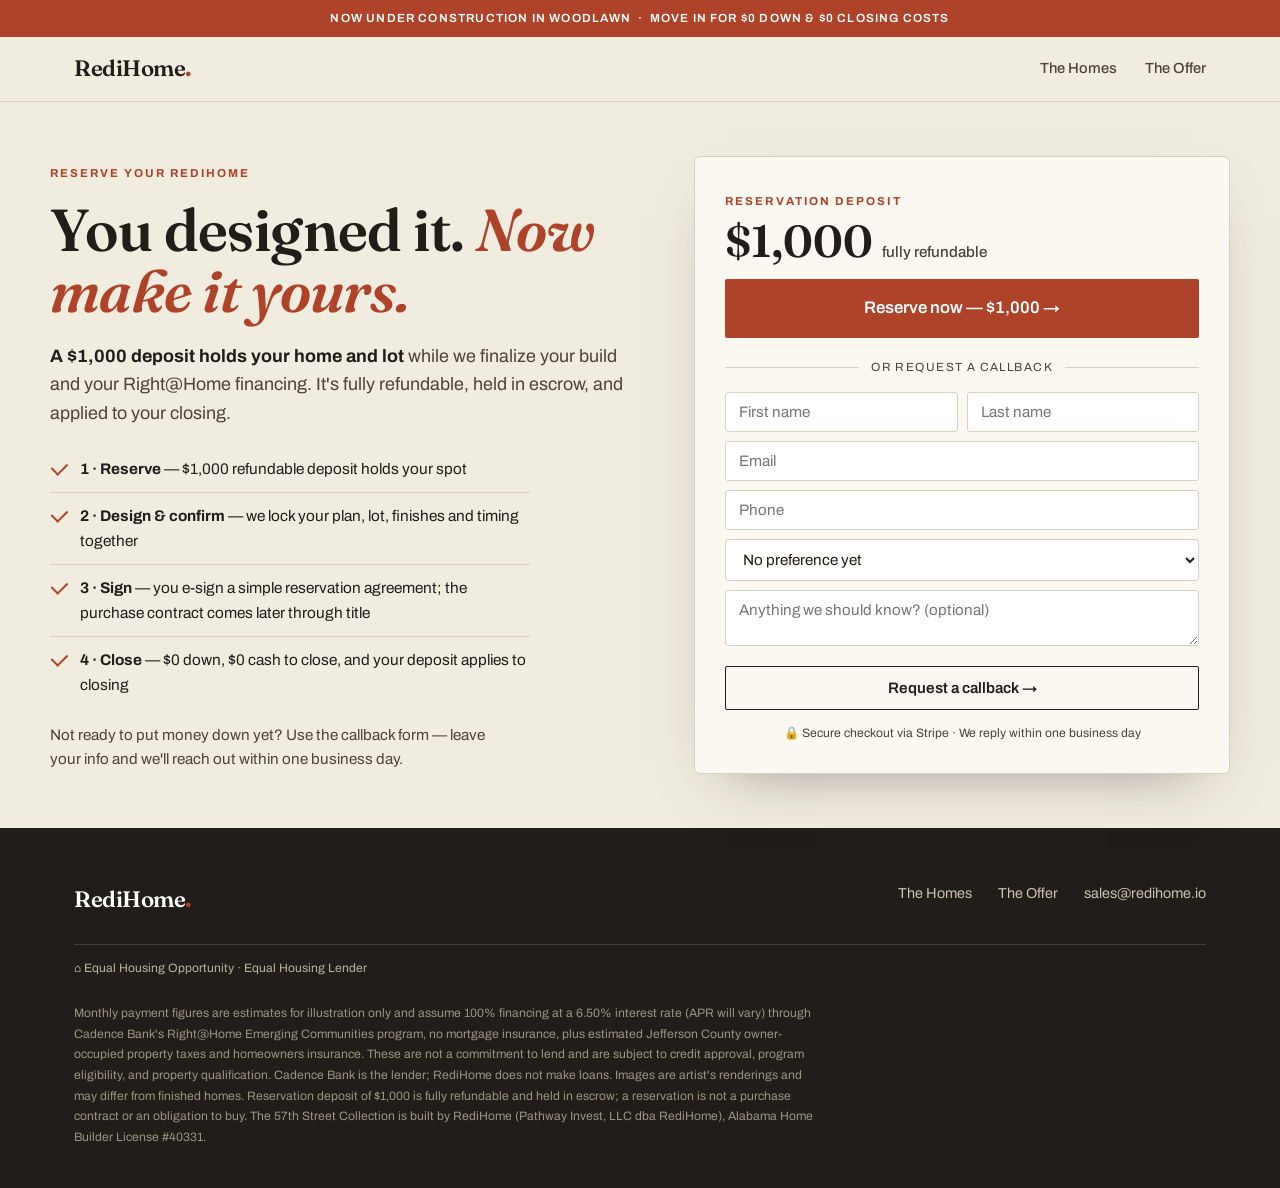
<file: reserve.html>
<!DOCTYPE html>
<html lang="en">
<head>
  <meta charset="UTF-8">
  <meta name="viewport" content="width=device-width, initial-scale=1.0">
  <link rel="preconnect" href="https://fonts.googleapis.com">
  <link rel="preconnect" href="https://fonts.gstatic.com" crossorigin>
  <link href="https://fonts.googleapis.com/css2?family=Fraunces:ital,opsz,wght@0,9..144,400..900;1,9..144,400..900&family=Archivo:wght@400;500;600;700&display=swap" rel="stylesheet">
  <title>Reserve your home · RediHome — The 57th Street Collection</title>
  <meta name="description" content="Reserve your RediHome with a $1,000 fully-refundable deposit, held in escrow.">
  <style>
  :root{
    --bone:#F1ECE0; --bone-2:#E8E1D2; --paper:#FBF8F1;
    --brick:#AF4329; --brick-deep:#8F3520;
    --ink:#211D18; --ink-2:#4A443B; --line:#D8D0BF; --green:#3C4A38;
  }
  *{margin:0;padding:0;box-sizing:border-box}
  html{scroll-behavior:smooth}
  body{font-family:'Archivo',sans-serif;background:var(--bone);color:var(--ink);line-height:1.6;-webkit-font-smoothing:antialiased}
  img{display:block;max-width:100%}
  a{color:inherit;text-decoration:none}
  .wrap{max-width:1180px;margin:0 auto;padding:0 24px}
  .eyebrow{font-size:.72rem;font-weight:700;letter-spacing:.18em;text-transform:uppercase;color:var(--brick)}
  h1,h2,h3{font-family:'Fraunces',serif;font-weight:600;line-height:1.04;letter-spacing:-.01em}
  .serif-i{font-style:italic;color:var(--brick)}

  .anno{background:var(--brick);color:#fff;text-align:center;font-size:.74rem;font-weight:600;letter-spacing:.1em;text-transform:uppercase;padding:9px 16px}
  header{position:sticky;top:0;z-index:50;background:rgba(241,236,224,.92);backdrop-filter:blur(8px);border-bottom:1px solid var(--line)}
  .nav{display:flex;align-items:center;justify-content:space-between;height:64px}
  .brand{font-family:'Fraunces',serif;font-weight:600;font-size:1.4rem;letter-spacing:-.02em}
  .brand b{color:var(--brick)}
  .nav-links{display:flex;align-items:center;gap:28px}
  .nav-links a.txt{font-weight:500;font-size:.92rem;color:var(--ink-2)}
  .nav-links a.txt:hover{color:var(--ink)}

  .btn{display:inline-flex;align-items:center;justify-content:center;gap:.5em;font-family:'Archivo',sans-serif;font-weight:600;font-size:.95rem;padding:13px 22px;border-radius:2px;cursor:pointer;border:1.5px solid transparent;transition:transform .12s ease,background .15s ease}
  .btn:hover{transform:translateY(-1px)}
  .btn-brick{background:var(--brick);color:#fff}
  .btn-brick:hover{background:var(--brick-deep)}
  .btn-ghost{background:transparent;color:var(--ink);border-color:var(--ink)}
  .btn-ghost:hover{background:var(--ink);color:var(--bone)}
  .btn-sm{padding:9px 16px;font-size:.85rem}

  .hero{padding:54px 0 24px}
  .hero-grid{display:grid;grid-template-columns:1.05fr 1fr;gap:48px;align-items:center}
  .hero h1{font-size:clamp(2.5rem,5.4vw,4.4rem);margin:16px 0 0}
  .hero .lede{font-size:1.12rem;color:var(--ink-2);margin:22px 0 28px;max-width:34em}
  .hero .lede b{color:var(--ink);font-weight:700}
  .hero-cta{display:flex;gap:14px;flex-wrap:wrap}
  .hero-meta{margin-top:22px;font-size:.84rem;color:var(--ink-2);letter-spacing:.02em}
  .hero-fig{position:relative}
  .hero-fig img{width:100%;border-radius:4px;box-shadow:0 24px 60px -28px rgba(33,29,24,.55)}
  .hero-tag{position:absolute;left:16px;bottom:16px;background:rgba(33,29,24,.86);color:#fff;font-size:.74rem;font-weight:600;letter-spacing:.06em;padding:8px 13px;border-radius:2px}

  .offer{background:var(--ink);color:var(--bone);margin-top:40px;padding:56px 0}
  .offer .eyebrow{color:#E6A98F}
  .offer h2{color:var(--paper);font-size:clamp(1.8rem,3.6vw,2.7rem);margin:14px 0 6px;max-width:18em}
  .pillars{display:grid;grid-template-columns:repeat(3,1fr);gap:28px;margin-top:38px}
  .pillar .big{font-family:'Fraunces',serif;font-weight:600;font-size:2.6rem;color:#fff;line-height:1}
  .pillar h3{color:#fff;font-size:1.12rem;margin:10px 0 6px}
  .pillar p{font-size:.92rem;color:#C9C1B2}
  .offer-note{margin-top:34px;padding-top:22px;border-top:1px solid rgba(255,255,255,.16);font-size:1rem;color:#D7CFC0;max-width:46em}
  .offer-note b{color:#fff}

  .sec{padding:64px 0}
  .sec-head{max-width:40em}
  .sec-head h2{font-size:clamp(1.9rem,3.8vw,2.8rem);margin:12px 0 0}
  .sec-head p{color:var(--ink-2);margin-top:14px;font-size:1.05rem}
  .grid{display:grid;grid-template-columns:repeat(2,1fr);gap:30px;margin-top:40px}
  .card{background:var(--paper);border:1px solid var(--line);border-radius:5px;overflow:hidden;display:flex;flex-direction:column}
  .card-figwrap{position:relative;aspect-ratio:1500/971;background:var(--bone-2);overflow:hidden}
  .card-figwrap img{position:absolute;inset:0;width:100%;height:100%;object-fit:cover;opacity:0;transition:opacity .45s ease}
  .card-figwrap img.on{opacity:1}
  .badge{position:absolute;top:14px;left:14px;background:var(--brick);color:#fff;font-size:.68rem;font-weight:700;letter-spacing:.12em;text-transform:uppercase;padding:6px 11px;border-radius:2px;z-index:2}
  .badge.soon{background:var(--green)}
  .card-body{padding:24px 24px 26px;display:flex;flex-direction:column;flex:1}
  .card-body h3{font-size:1.7rem}
  .card-sub{font-size:.82rem;color:var(--ink-2);letter-spacing:.04em;text-transform:uppercase;font-weight:600;margin-top:6px}
  .price-row{display:flex;align-items:baseline;gap:14px;margin:16px 0 4px;flex-wrap:wrap}
  .price{font-family:'Fraunces',serif;font-weight:600;font-size:1.6rem}
  .permo{font-size:1rem;color:var(--brick);font-weight:700}
  .permo span{color:var(--ink-2);font-weight:500;font-size:.82rem}
  .card p.desc{font-size:.95rem;color:var(--ink-2);margin:10px 0 18px}
  .swatches{display:flex;gap:10px;margin:4px 0 18px;align-items:center}
  .swatch{width:30px;height:30px;border-radius:50%;border:2px solid #fff;box-shadow:0 0 0 1px var(--line);cursor:pointer;padding:0}
  .swatch[aria-pressed="true"]{box-shadow:0 0 0 2px var(--ink)}
  .swatch-label{font-size:.8rem;color:var(--ink-2);font-weight:600}
  .card-cta{margin-top:auto}

  .steps{background:var(--bone-2);padding:64px 0}
  .steps-grid{display:grid;grid-template-columns:repeat(3,1fr);gap:30px;margin-top:40px}
  .step .num{font-family:'Fraunces',serif;font-style:italic;font-weight:500;font-size:2.4rem;color:var(--brick)}
  .step h3{font-size:1.3rem;margin:6px 0 8px}
  .step p{font-size:.96rem;color:var(--ink-2)}

  /* reserve */
  .rsec{padding:72px 0}
  .res-layout{display:grid;grid-template-columns:1fr 1fr;gap:48px;align-items:start}
  .res-copy h2{font-size:clamp(1.9rem,3.8vw,2.8rem);margin:12px 0 0}
  .res-copy p{color:var(--ink-2);font-size:1.06rem;margin:16px 0 8px;max-width:30em}
  .res-copy p b{color:var(--ink)}
  .res-list{list-style:none;margin:18px 0 0}
  .res-list li{padding:11px 0 11px 30px;position:relative;border-top:1px solid var(--line);font-size:.96rem}
  .res-list li:first-child{border-top:none}
  .res-list li::before{content:"";position:absolute;left:2px;top:16px;width:13px;height:8px;border-left:2px solid var(--brick);border-bottom:2px solid var(--brick);transform:rotate(-45deg)}
  .rcard{background:var(--paper);border:1px solid var(--line);border-radius:6px;padding:30px;box-shadow:0 24px 60px -34px rgba(33,29,24,.5)}
  .res-amt{font-family:'Fraunces',serif;font-weight:600;font-size:2.8rem;line-height:1;margin:6px 0 16px}
  .res-amt small{font-size:.95rem;color:var(--ink-2);font-weight:500;font-family:'Archivo',sans-serif}
  .rcard-pay{width:100%;font-size:1.05rem;padding:15px}
  .orline{display:flex;align-items:center;gap:12px;margin:20px 0 6px;color:var(--ink-2);font-size:.74rem;text-transform:uppercase;letter-spacing:.12em}
  .orline::before,.orline::after{content:"";flex:1;height:1px;background:var(--line)}
  .rform input,.rform select,.rform textarea{width:100%;font-family:'Archivo',sans-serif;font-size:.95rem;padding:11px 13px;margin-top:9px;border:1px solid var(--line);border-radius:3px;background:#fff;color:var(--ink)}
  .rform input:focus,.rform select:focus,.rform textarea:focus{outline:none;border-color:var(--brick);box-shadow:0 0 0 2px rgba(175,67,41,.15)}
  .frow{display:flex;gap:9px}
  .rform-btn{width:100%;margin-top:12px}
  .res-secure{text-align:center;font-size:.76rem;color:var(--ink-2);margin-top:14px}

  footer{background:var(--ink);color:#C9C1B2;padding:54px 0 40px;font-size:.9rem}
  .foot-top{display:flex;justify-content:space-between;gap:30px;flex-wrap:wrap;padding-bottom:26px;border-bottom:1px solid rgba(255,255,255,.14)}
  .foot-top .brand{color:#fff}
  .foot-links{display:flex;gap:26px;flex-wrap:wrap}
  .foot-links a:hover{color:#fff}
  .disc{margin-top:24px;font-size:.76rem;line-height:1.7;color:#9A9384;max-width:62em}
  .ehl{display:inline-flex;align-items:center;gap:8px;margin-top:14px;font-size:.76rem;color:#B8B0A1}

  .res-hero{padding:54px 0}
  .res-grid{display:grid;grid-template-columns:1.05fr .95fr;gap:52px;align-items:center}
  .res-hero h1{font-size:clamp(2.3rem,4.8vw,3.7rem);margin:14px 0 0}
  .res-hero .lede{font-size:1.12rem;color:var(--ink-2);margin:20px 0 6px;max-width:32em}
  #greet{font-weight:700;color:var(--ink)}

  @media(max-width:860px){
    .hero-grid,.res-layout,.res-grid{grid-template-columns:1fr;gap:32px}
    .pillars,.steps-grid{grid-template-columns:1fr;gap:24px}
    .grid{grid-template-columns:1fr}
    .nav-links a.txt{display:none}
    .hero-fig{order:-1}
  }
  @media(prefers-reduced-motion:reduce){*{transition:none!important;scroll-behavior:auto}}
</style>
</head>
<body id="top">
  <div class="anno">Now under construction in Woodlawn &nbsp;·&nbsp; Move in for $0 down &amp; $0 closing costs</div>
  <header>
    <div class="wrap nav">
      <a class="brand" href="index.html">RediHome<b>.</b></a>
      <nav class="nav-links">
        <a class="txt" href="index.html#collection">The Homes</a>
        <a class="txt" href="index.html#offer">The Offer</a>
      </nav>
    </div>
  </header>

  <section class="res-hero wrap">
    <div class="res-grid">
      <div>
        <span class="eyebrow">Reserve your RediHome</span>
        <h1>You designed it. <span class="serif-i">Now make it yours.</span></h1>
        <p class="lede"><span id="greet">A $1,000 deposit holds your home and lot</span> while we finalize your build and your Right@Home financing. It's fully refundable, held in escrow, and applied to your closing.</p>
        <ul class="res-list" style="max-width:30em">
          <li><b>1 · Reserve</b> — $1,000 refundable deposit holds your spot</li>
          <li><b>2 · Design &amp; confirm</b> — we lock your plan, lot, finishes and timing together</li>
          <li><b>3 · Sign</b> — you e-sign a simple reservation agreement; the purchase contract comes later through title</li>
          <li><b>4 · Close</b> — $0 down, $0 cash to close, and your deposit applies to closing</li>
        </ul>
        <p style="font-size:.95rem;color:var(--ink-2);margin-top:14px;max-width:30em">Not ready to put money down yet? Use the callback form — leave your info and we'll reach out within one business day.</p>
      </div>

      <div class="rcard">
        <span class="eyebrow">Reservation deposit</span>
        <div class="res-amt">$1,000 <small>fully refundable</small></div>
        <a class="btn btn-brick rcard-pay" href="https://buy.stripe.com/fZu5kD4Rn42M3vobacaEE00">Reserve now — $1,000 →</a>
        <div class="orline">or request a callback</div>
        <form class="rform" action="https://formspree.io/f/xpqbnrkw" method="POST">
          <input type="hidden" name="_subject" value="New RediHome reservation callback">
          <input type="hidden" id="hplanR" name="Plan (from designer)" value="">
          <div class="frow">
            <input name="First name" placeholder="First name" required>
            <input name="Last name" placeholder="Last name" required>
          </div>
          <input name="email" type="email" placeholder="Email" required>
          <input name="Phone" type="tel" placeholder="Phone">
          <select name="Plan of interest" aria-label="Plan of interest">
            <option>No preference yet</option>
            <option>The Tuggle — Plan 01 ($324,999)</option>
            <option>The Powell — Plan 02 ($324,999)</option>
            <option>The Pettiford — Plan 03 ($299,000)</option>
            <option>The Rickwood — Plan 04 ($349,000)</option>
          </select>
          <textarea name="Notes" rows="2" placeholder="Anything we should know? (optional)"></textarea>
          <button class="btn btn-ghost rform-btn" type="submit">Request a callback →</button>
        </form>
        <p class="res-secure">🔒 Secure checkout via Stripe · We reply within one business day</p>
      </div>
    </div>
  </section>

  <footer>
    <div class="wrap">
      <div class="foot-top">
        <a class="brand" href="index.html">RediHome<b>.</b></a>
        <div class="foot-links">
          <a href="index.html#collection">The Homes</a>
          <a href="index.html#offer">The Offer</a>
          <a href="mailto:sales@redihome.io">sales@redihome.io</a>
        </div>
      </div>
      <div class="ehl">⌂ Equal Housing Opportunity · Equal Housing Lender</div>
      <p class="disc">Monthly payment figures are estimates for illustration only and assume 100% financing at a 6.50% interest rate (APR will vary) through Cadence Bank's Right@Home Emerging Communities program, no mortgage insurance, plus estimated Jefferson County owner-occupied property taxes and homeowners insurance. These are not a commitment to lend and are subject to credit approval, program eligibility, and property qualification. Cadence Bank is the lender; RediHome does not make loans. Images are artist's renderings and may differ from finished homes. Reservation deposit of $1,000 is fully refundable and held in escrow; a reservation is not a purchase contract or an obligation to buy. The 57th Street Collection is built by RediHome (Pathway Invest, LLC dba RediHome), Alabama Home Builder License #40331.</p>
    </div>
  </footer>

  <script>
    (function(){
      var p = new URLSearchParams(location.search);
      var plan = p.get('plan'); var pal = p.get('palette');
      var greet = document.getElementById('greet');
      if(plan){
        var t = 'Your ' + plan + (pal ? ' in ' + pal : '') + ' is ready to reserve.';
        greet.textContent = t;
        var sel = document.querySelector('select[name="Plan of interest"]');
        if(sel){ for(var i=0;i<sel.options.length;i++){ if(sel.options[i].text.toLowerCase().indexOf(plan.toLowerCase())>-1){ sel.selectedIndex=i; } } }
        var hp = document.getElementById('hplanR'); if(hp){ hp.value = plan + (pal ? ' / ' + pal : ''); }
      }
    })();
  </script>
</body>
</html>
</file>
